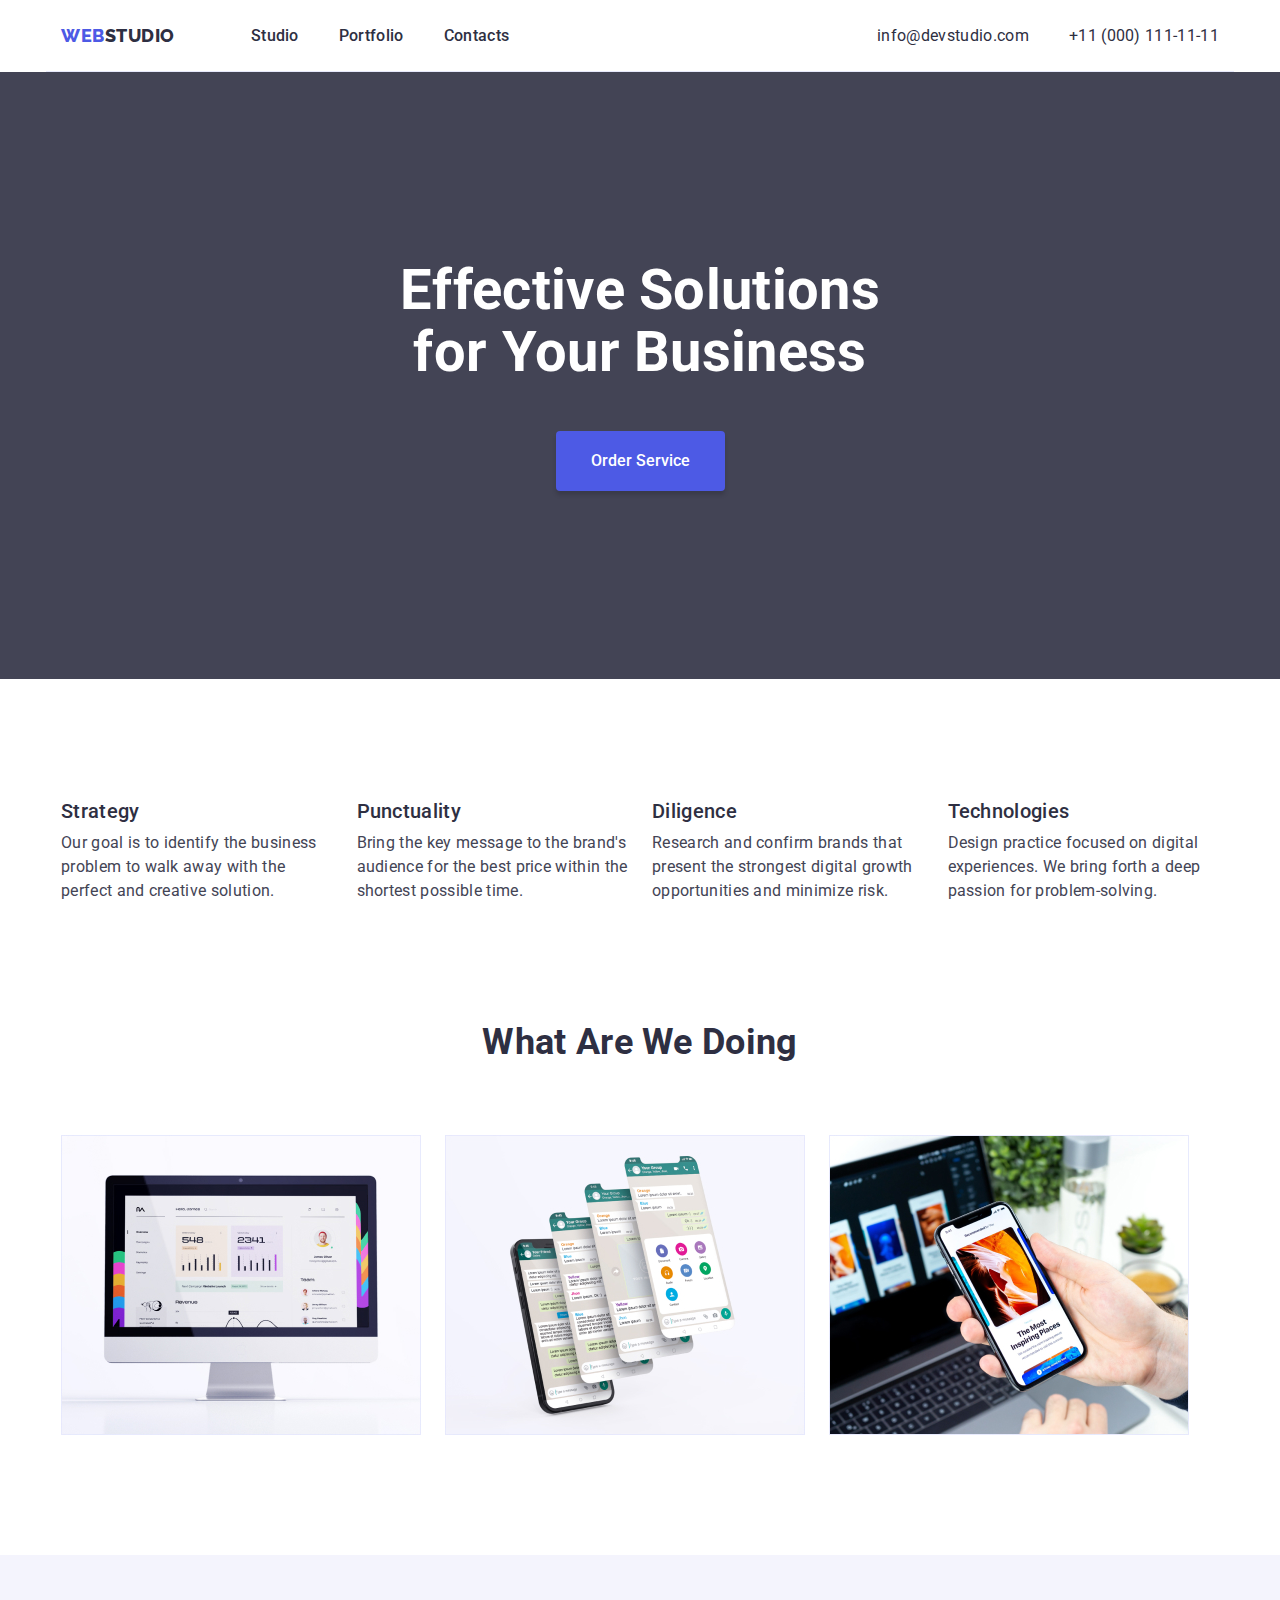
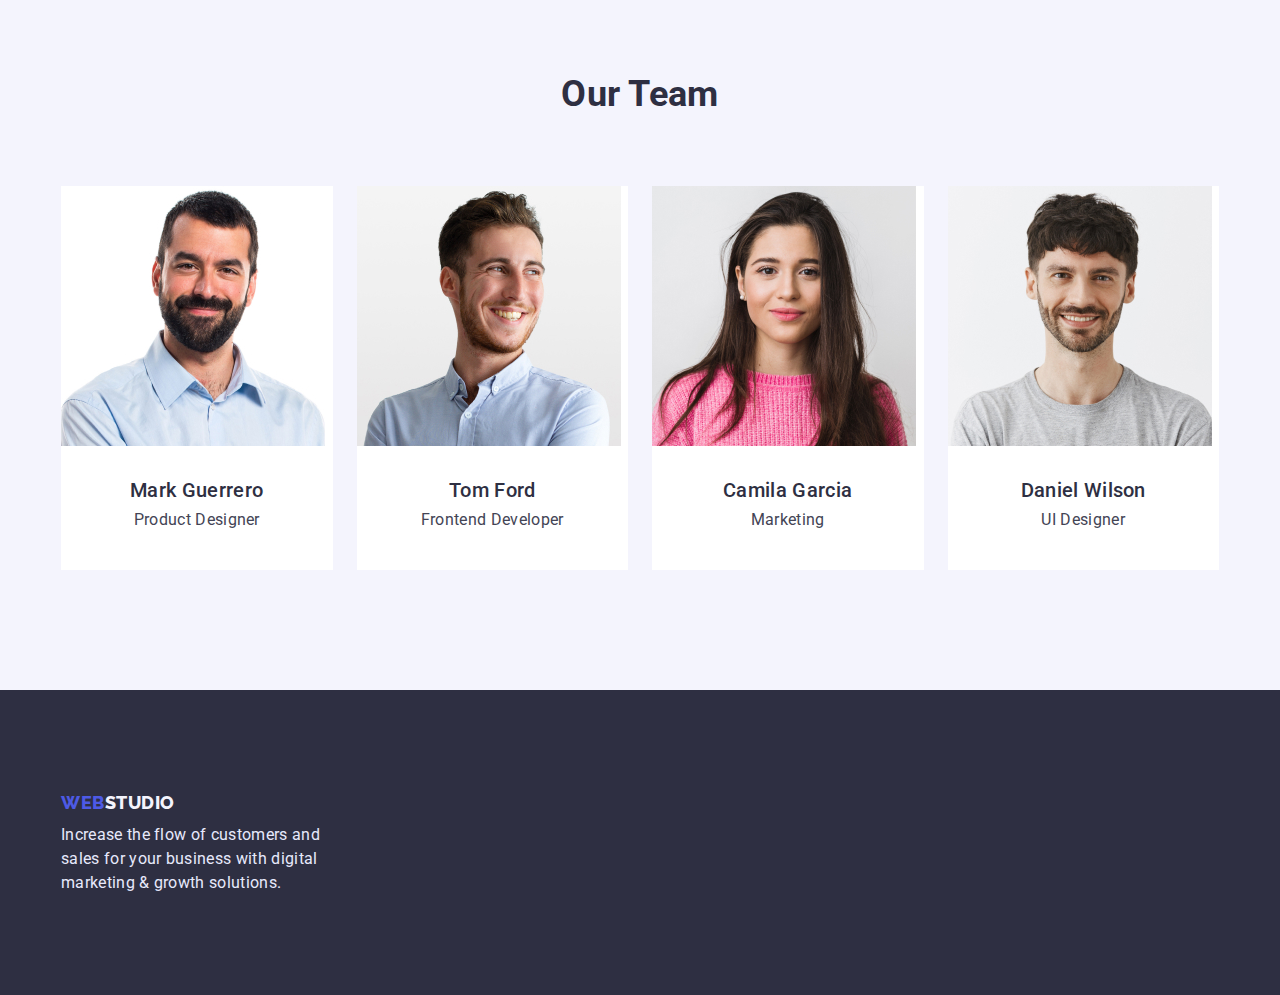
<file: index.html>
<!DOCTYPE html>
<html lang="en">
  <head>
    <meta charset="UTF-8">
    <meta http-equiv="X-UA-Compatible" content="IE=edge">
    <meta name="viewport" content="width=device-width, initial-scale=1.0">
    <title>WebStudio</title>

    <link href="https://fonts.googleapis.com/css2?family=Raleway:wght@800&family=Roboto:wght@400;500;700;900&display=swap" rel="stylesheet">
    <link rel="stylesheet" href="https://cdnjs.cloudflare.com/ajax/libs/modern-normalize/1.1.0/modern-normalize.min.css" 
    integrity="sha512-wpPYUAdjBVSE4KJnH1VR1HeZfpl1ub8YT/NKx4PuQ5NmX2tKuGu6U/JRp5y+Y8XG2tV+wKQpNHVUX03MfMFn9Q==" 
    crossorigin="anonymous" referrerpolicy="no-referrer">

    <link rel="stylesheet" href="./css/style.css">
  </head>

  <body>

    <!--Top Line-->
    <header class="page-header">

      <div class="container flex-container header-line">

        <nav class="site-nav">

          <!-- Menu Nav -->
          <a href="./index.html" class="logo site-img">
              WEB<span class="logo-item">STUDIO</span>
          </a>

          <ul class="site-nav-item list">
            <li class="site-nav-items">
              <a href="./index.html" class="site-nav-link">Studio</a>
            </li>
            <li class="site-nav-items">
              <a href="./portfolio.html" class="site-nav-link">Portfolio</a>
            </li>
            <li class="site-nav-items">
              <a href="" class="site-nav-link">Contacts</a>
            </li>
          </ul>

        </nav>

        <address class="address-container">

            <ul class="site-adress list">
                <li class="item">
                  <a href="mailto:info@devstudio.com" class="adress-items"> info@devstudio.com</a>
                </li>
                <li class="item">
                  <a href="tel:+110001111111" class="adress-items">+11 (000) 111-11-11</a>
                </li>
            </ul>

        </address>

      </div>

    </header>

    <main>
      <!--hero image-->
      <section class="hero">
        <div class="container">
          <h1 class="hero-caption">Effective Solutions <br>for Your Business</h1>
          <button type="button" class="hero-btn btn-padding">Order Service</button>
        </div>
      </section>

      <!--Feature-->
      <section class="feature section">

        <div class="container">

          <h2 class="visually-hidden">Feature</h2>
          <ul class="feature-item list">
            <li class="feature-items">
              <h3 class="feature-captions">Strategy</h3>
              <p class="feature-title">Our goal is to identify the business problem to walk away with the
                perfect and creative solution.
              </p>
            </li>
            <li class="feature-items">
              <h3 class="feature-captions">Punctuality</h3>
              <p class="feature-title">
                Bring the key message to the brand's audience for the best price
                within the shortest possible time.
              </p>
            </li>
            <li class="feature-items">
              <h3 class="feature-captions">Diligence</h3>
              <p class="feature-title">
                Research and confirm brands that present the strongest digital
                growth opportunities and minimize risk.
              </p>
            </li>
            <li class="feature-items">
              <h3 class="feature-captions">Technologies</h3>
              <p class="feature-title">
                Design practice focused on digital experiences. We bring forth a
                deep passion for problem-solving.
              </p>
            </li>
          </ul>

        </div>
        
      </section>

      <!--What are we doing-->
      <section class="work section">
        <div class="container">
          <h2 class="general-title">What are we doing</h2>
          <ul class="work-item list">
            <li class="work-items">
              <img src="./images/img1.jpg" alt="Personal computer"  width="360" class="site-img">
            </li>
            <li class="work-items">
              <img src="./images/img2.jpg"  alt="Rectangle 71" width="360" class="site-img">
            </li>
            <li class="work-items">
              <img src="./images/img3.jpg" alt="Rectangle 71" width="360" class="site-img">
            </li>
          </ul>
        </div>
      </section>

      <!--Our Team-->
      <section class="team section">

        <div class="container">

          <h2 class="general-title">Our Team</h2>
          <ul class="team-item list">
            <li class="team-items">
              <img src="./images/MarkGuerrero.jpg" alt="Mark Guerrero" width="264" class="site-img team-foto">
              <div class="team-desc">
                <h3 class="team-title">Mark Guerrero</h3>
                <p class="team-prof">Product Designer</p>
              </div>
            </li>
            <li class="team-items">
              <img src="./images/TomFord.jpg" alt="Tom Ford" width="264" class="site-img team-foto">
              <div class="team-desc">
                <h3 class="team-title">Tom Ford</h3>
                <p class="team-prof">Frontend Developer</p>
              </div>             
            </li>
            <li class="team-items">
              <img src="./images/CamilaGarcia.jpg" alt="Camila Garcia" width="264" class="site-img team-foto">
              <div class="team-desc">
                <h3 class="team-title">Camila Garcia</h3>
                <p class="team-prof">Marketing</p>
              </div>
            </li>
            <li class="team-items">
              <img src="./images/DanielWilson.jpg" alt="Daniel Wilson" width="264" class="site-img team-foto">
              <div class="team-desc">
                <h3 class="team-title">Daniel Wilson</h3>
                <p class="team-prof">UI Designer</p>
              </div>
            </li>
          </ul>

        </div>

      </section>
    </main>

    <!--Footer-->
    <footer class="footer">

      <div class="container">
        <div class="footer-container">
          <a href="./index.html" class="logo footer-logo">
              WEB<span class="logo-item2">STUDIO</span>
          </a>
          <p class="footer-desc"> Increase the flow of customers and sales for your business with digital marketing & growth solutions.</p>
        </div>
      </div>

    </footer>
    
  </body>
</html>
</file>
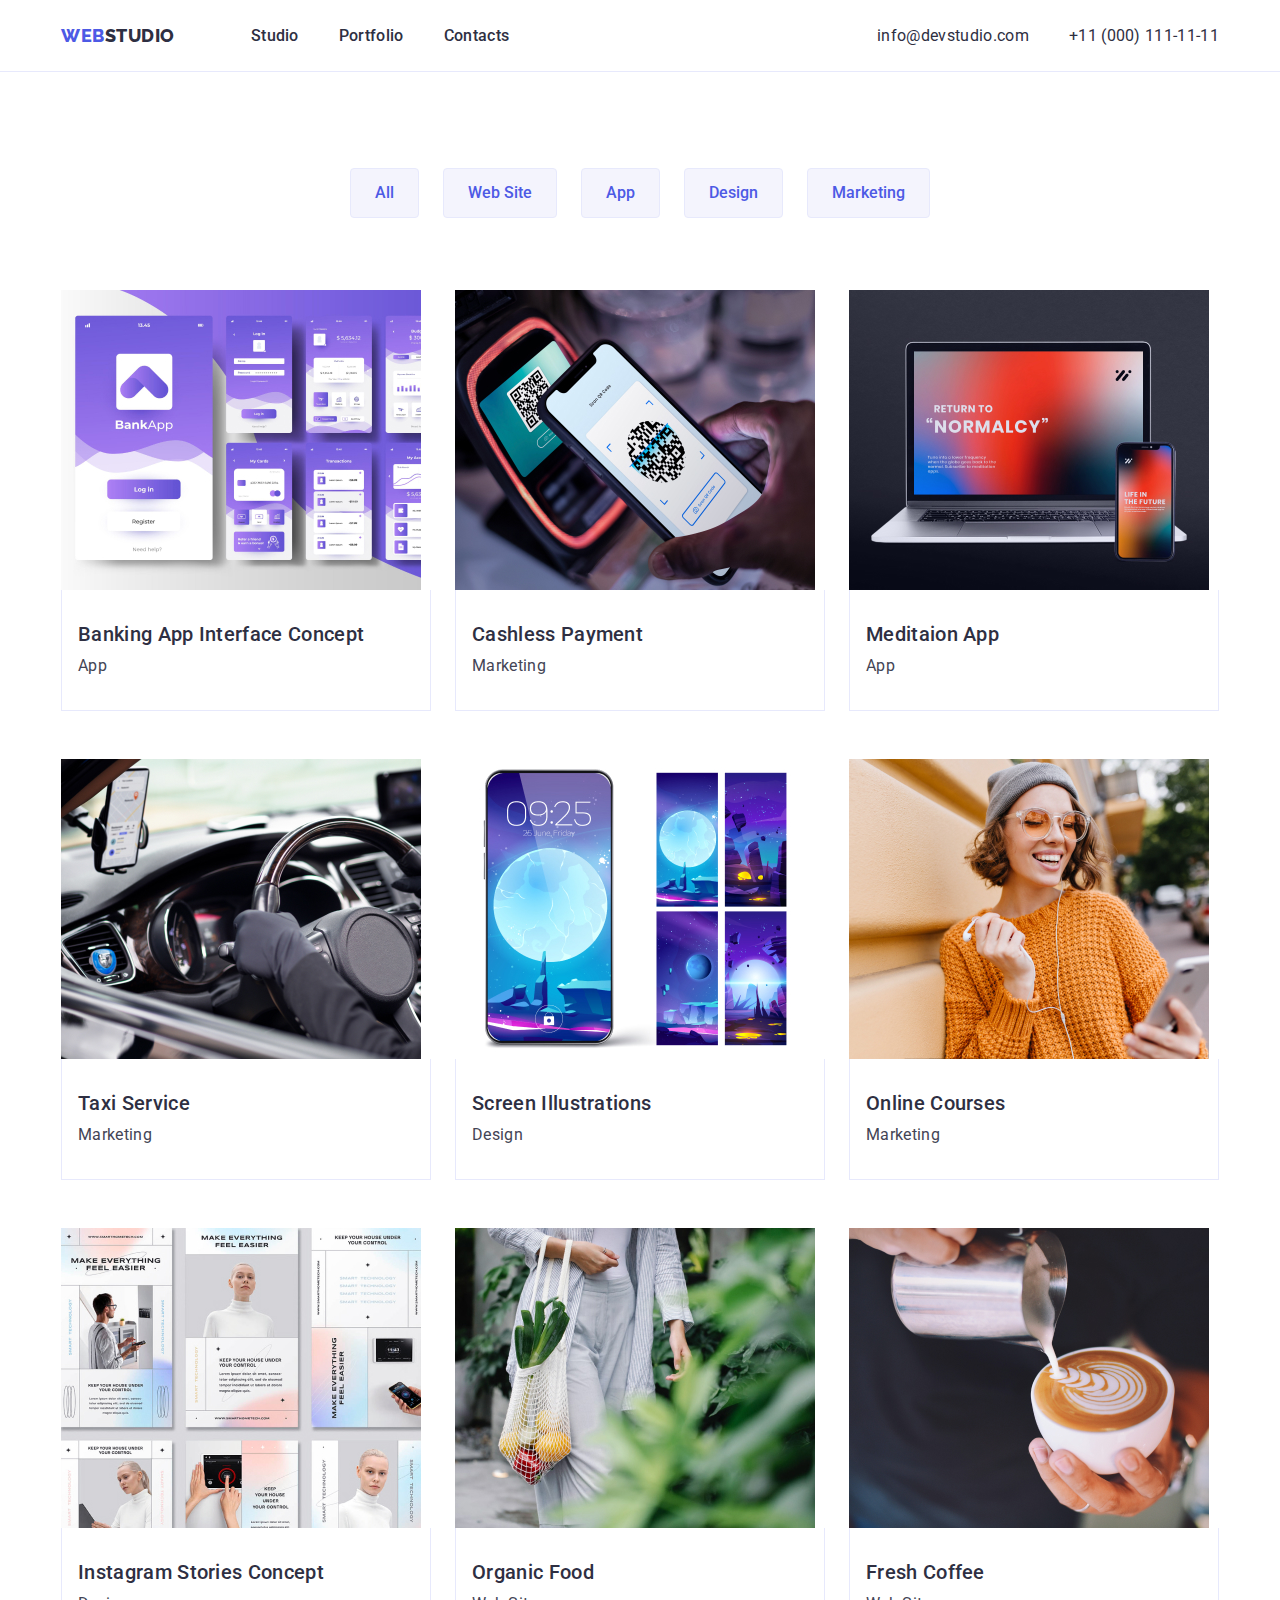
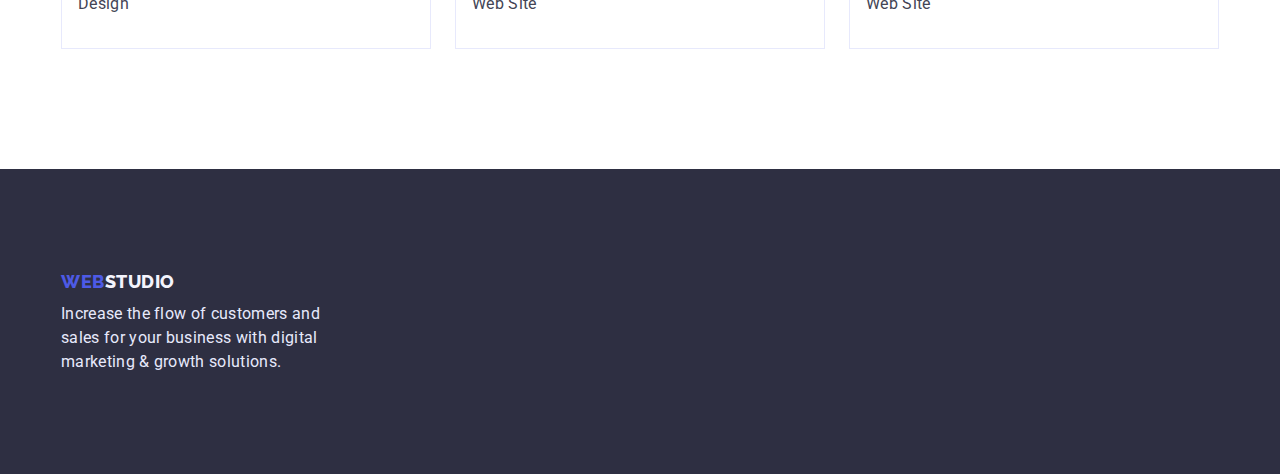
<file: portfolio.html>
<!DOCTYPE html>
<html lang="en">
<head>
    <meta charset="UTF-8">
    <meta http-equiv="X-UA-Compatible" content="IE=edge">
    <meta name="viewport" content="width=device-width, initial-scale=1.0">
    <title>WebStudio</title>

    <link href="https://fonts.googleapis.com/css2?family=Raleway:wght@800&family=Roboto:wght@400;500;700;900&display=swap" rel="stylesheet">
    <link rel="stylesheet" href="https://cdnjs.cloudflare.com/ajax/libs/modern-normalize/1.1.0/modern-normalize.min.css" 
    integrity="sha512-wpPYUAdjBVSE4KJnH1VR1HeZfpl1ub8YT/NKx4PuQ5NmX2tKuGu6U/JRp5y+Y8XG2tV+wKQpNHVUX03MfMFn9Q==" 
    crossorigin="anonymous" referrerpolicy="no-referrer">

    <link rel="stylesheet" href="./css/style.css">
  </head>

  <body>

    <!--Top Line-->
    <header class="page-header header-line">

      <div class="container flex-container">

        <nav class="site-nav">

          <!-- Menu Nav -->
          <a href="./index.html" class="logo">
              WEB<span class="logo-item">STUDIO</span>
          </a>

          <ul class="site-nav-item list">
            <li class="site-nav-items">
              <a href="./index.html" class="site-nav-link">Studio</a>
            </li>
            <li class="site-nav-items">
              <a href="./portfolio.html" class="site-nav-link">Portfolio</a>
            </li>
            <li class="site-nav-items">
              <a href="" class="site-nav-link">Contacts</a>
            </li>
          </ul>

        </nav>

        <address class="address-container">

            <ul class="site-adress list">
                <li class="item">
                  <a href="mailto:info@devstudio.com" class="adress-items"> info@devstudio.com</a>
                </li>
                <li class="item">
                  <a href="tel:+110001111111" class="adress-items">+11 (000) 111-11-11</a>
                </li>
            </ul>

        </address>

      </div>

    </header>

    <main>
        <section class="section  portfolio">
          <div class="container">
            <h1 class="visually-hidden">Works</h1>
            <ul class="btn list">
                <li class="btn-list">
                  <button type="button" class="btn-item">All</button>
                </li>
                <li class="btn-list">
                  <button type="button" class="btn-item">Web Site</button>
                </li>
                <li class="btn-list">
                  <button type="button" class="btn-item">App</button>
                </li>
                <li class="btn-list">
                  <button type="button" class="btn-item">Design</button>
                </li>
                <li class="btn-list">
                  <button type="button" class="btn-item">Marketing</button>
                </li>
            </ul>

            <ul class="work-primery list">
                <li class="work-item-list">
                    <img src="./images/banking-app.jpg" alt="banking app" width="360" class="site-img">
                    <div class="work-cont-desc">
                      <h2 class="work-title">Banking App Interface Concept</h2>
                      <p class="work-desc">App</p>
                    </div>
                </li>
                <li class="work-item-list">
                    <img src="./images/card-content.jpg" alt="Cashless Payment" width="360" class="site-img">
                    <div class="work-cont-desc">
                      <h2 class="work-title">Cashless Payment</h2>
                      <p class="work-desc">Marketing</p>
                    </div>
                </li>
                <li class="work-item-list">
                    <img src="./images/meditaion-app.jpg" alt="Meditaion App" width="360" class="site-img">
                    <div class="work-cont-desc">
                      <h2 class="work-title">Meditaion App</h2>
                      <p class="work-desc">App</p>
                    </div>
                </li>
                <li class="work-item-list">
                    <img src="./images/taxi-service.jpg" alt="Taxi Service" width="360" class="site-img">
                    <div class="work-cont-desc">
                      <h2 class="work-title">Taxi Service</h2>
                      <p class="work-desc">Marketing</p>
                    </div>
                </li>
                <li class="work-item-list">
                    <img src="./images/screen-illustrations.jpg" alt="Screen Illustrations" width="360" class="site-img">
                    <div class="work-cont-desc">
                      <h2 class="work-title">Screen Illustrations</h2>
                      <p class="work-desc">Design</p>
                    </div>
                </li>
                <li class="work-item-list">
                    <img src="./images/online-courses.jpg" alt="Online Courses" width="360" class="site-img">
                    <div class="work-cont-desc">
                      <h2 class="work-title">Online Courses</h2>
                      <p class="work-desc">Marketing</p>
                    </div>
                </li>
                <li class="work-item-list">
                    <img src="./images/instagram-stories.jpg" alt="Instagram Stories Concept" width="360" class="site-img">
                    <div class="work-cont-desc">
                      <h2 class="work-title">Instagram Stories Concept</h2>
                      <p class="work-desc">Design</p>
                    </div>
                </li>
                <li class="work-item-list">
                    <img src="./images/organic-food.jpg" alt="Organic Food" width="360" class="site-img">
                    <div class="work-cont-desc">
                      <h2 class="work-title">Organic Food</h2>
                      <p class="work-desc">Web Site</p>
                    </div>
                </li>
                <li class="work-item-list">
                    <img src="./images/fresh-coffee.jpg" alt="Fresh Coffee" width="360" class="site-img">
                    <div class="work-cont-desc">
                      <h2 class="work-title">Fresh Coffee</h2>
                      <p class="work-desc">Web Site</p>
                    </div>
                </li>
            </ul>
          </div>
        </section>
    </main>

    <!--Footer-->
    <footer class="footer">

      <div class="container">
        <div class="footer-container">
          <a href="./index.html" class="logo footer-logo">
              WEB<span class="logo-item2">STUDIO</span>
          </a>
          <p class="footer-desc"> Increase the flow of customers and sales for your business with digital marketing & growth solutions.</p>
        </div>
      </div>

    </footer>
    
</body>
</html>
</file>
<file: css/style.css>
:root {
    --primery-text-color: #434455;
    --primery-background-color: #ffffff;
    --header-color-line: #E7E9FC;
    --title-text-color: #2E2F42;
    --link-color: #4D5AE5;
    --link-color-hover: #404BBF;
    --footer-desc-color: #E7E9FC;
    --btn-background-color: #F4F4FD;
}

h1, 
h2, 
h3, 
h4, 
h5, 
h6,
ul, 
p {
    margin: 0;
    padding: 0;
}

.list {
    list-style: none;
}

body {
    margin: 0;
    font-family: 'Roboto', sans-serif;
    color: var(--primery-text-color);
    background-color: var(--primery-background-color);
    letter-spacing: 0.02em;
}

.site-img {
    display: block;
}

/* Header */
.container {
    display: block;
    width: 1158px;

    padding-left: 15px;
    padding-right: 15px;
    margin-left: auto;
    margin-right: auto;
}

.header-line {
    border-bottom: 1px solid var(--header-color-line);
}

.flex-container {
    display: flex;
    align-items: center;
}

.site-nav{
    display: flex;
    align-items: center;
}

.site-nav-item{
    display: flex;
}

.site-nav-items{
    margin-right: 40px;
}

.site-nav-items:last-child {
    margin: 0;
}

/* logo */
.logo { 
    margin-right: 76px;

    text-decoration: none;
    font-weight: 800;
    font-size: 18px;
    line-height: 1.4;
    color: var(--link-color);
    font-family: 'Raleway';
    letter-spacing: 0.03em;
}

.logo-item {
    color: var(--title-text-color);
}

/*Link for other pages*/
.site-nav-link {
    display: inline-block;
    padding-top: 24px;
    padding-bottom: 23px;
    font-weight: 500;
    font-size: 16px;
    line-height: 1.5;
    color: var(--title-text-color);
    text-decoration: none;
}

.site-nav-link:hover,
.site-nav-link:focus {
    color: var(--link-color);
}

/* Adress */
.address-container{
    margin-left: auto;
}

.site-adress {
    display: flex;
}

.site-adress .item + .item{
    margin-left: 40px;
}

.adress-items {
    font-style: normal;
    font-size: 16px;
    line-height: 1.5;
    text-decoration: none;
    color: var(--title-text-color);
}

.adress-items:hover,
.adress-items:focus {
    color: var(--link-color);
}

/* Section style */
.section{
    padding-top: 120px;
    padding-bottom: 120px;
}

/* Hero sections */
.hero {
    background: var(--primery-text-color);
    text-align: center;
    padding: 188px 0;

}

.hero-caption {
    margin-bottom: 48px;
    font-weight: 700;
    font-size: 56px;
    line-height: 1.1;
    text-align: center;
    color: var(--primery-background-color);
}

.hero-btn {
    padding: 16px 32px;
    min-width: 169px;
    font-family: inherit;
    font-weight: 500;
    font-size: 16px;
    line-height: 1.5;
    background: var(--link-color);
    color: var(--primery-background-color);
    border-color: transparent;
    cursor: pointer;
    box-shadow: 0px 4px 4px rgba(0, 0, 0, 0.15);
    border-radius: 4px;
}

.hero-btn:hover,
.hero-btn:focus {
    background: var(--link-color-hover);
    box-shadow: 0px 4px 4px rgba(0, 0, 0, 0.15);
    border-radius: 4px;
}

/* Hpdden caption */
.visually-hidden {
    position: absolute;
    white-space: nowrap;
    width: 1px;
    height: 1px;
    overflow: hidden;
    border: 0;
    padding: 0;
    clip: rect(0 0 0 0);
    clip-path: inset(50%);
    margin: -1px;
}

/* Feature */
.feature-item {
    display: flex;
    flex-wrap: wrap;
}

.feature-items {
    flex-basis: calc((100% - 72px) / 4);
    margin-right: 24px;
}

.feature-items:last-child {
    margin: 0;
}

.feature-captions {
    margin-bottom: 8px;
    font-weight: 500;
    font-size: 20px;
    line-height: 1.2;
    color: var(--title-text-color);
}

.feature-title {
    font-size: 16px;
    line-height: 1.5;
}

/* What are we doing */
.work {
    padding-top: 0;
}

.general-title {
    margin-bottom: 72px;
    font-weight: 700;
    font-size: 36px;
    line-height: 1.1;
    text-align: center;
    text-transform: capitalize;
    color: var(--title-text-color);
}

.work-item {
    display: flex;
}

.work-items {
    margin-right: 24px;
}

.work-items:last-child {
    margin-right: 0;
}

/* Our Team */
.team {
    background-color: var(--btn-background-color);
}

.team-item {
    display: flex;
    flex-wrap: wrap;
}

.team-items {
    flex-basis: calc((100% - 72px) / 4);
    margin-right: 24px;
    background-color: var(--primery-background-color);
}

.team-items:last-child {
    margin-right: 0;
}

.team-desc{
    padding: 32px 16px;
}

.team-title {
    margin-bottom: 8px;
    font-weight: 500;
    font-size: 20px;
    line-height: 1.2;
    text-align: center;
    color: var(--title-text-color);
}

.team-prof {
    margin-bottom: 8px;
    font-size: 16px;
    line-height: 1.2;
    text-align: center;
}

/* Works */
.section.portfolio {
    padding-top: 96px;
}

.btn{
    display: flex;
    justify-content: center;
    margin-bottom: 72px;
}

.btn-list {
    margin-right: 24px;
}

.btn-list:last-child{
    margin-right: 0;
}

.btn-item {
    padding: 12px 24px;
    justify-content: center;
    align-items: center;
    background: var(--btn-background-color);
    border: 1px solid var(--footer-desc-color);
    border-radius: 4px;
    box-sizing: border-box;
    font-weight: 500;
    font-size: 16px;
    line-height: 1.5;
    color: var(--link-color);
    font-family: 'Roboto';
    cursor: pointer;
}

.btn-item:hover,
.btn-item:focus {
    cursor: pointer;
    background: var(--link-color);
    color: var(--primery-background-color);
}

.work-primery {
    display: flex;
    flex-wrap: wrap;
    gap: 48px 24px;
}

.work-item-list {
    flex-basis: calc((100% - 48px) / 3);
}

.work-cont-desc {
    padding: 32px 16px;
    border-right: 1px solid var(--header-color-line);
    border-left: 1px solid var(--header-color-line);
    border-bottom: 1px solid var(--header-color-line);
}

.work-title {
    margin-bottom: 8px;
    font-weight: 500;
    font-size: 20px;
    line-height: 1.2;
    color: var(--title-text-color);
}

.work-desc {
    font-size: 16px;
    line-height: 1.5;
}

/* Footer */
.footer {
    padding-top: 100px;
    padding-bottom: 100px;
    background-color: var(--title-text-color);
}

.footer-container{
    max-width: 264px;
}

.footer-logo {
    display: inline-block;
    margin-bottom: 8px;
    margin-right: 0;
}

.logo-item2 {
    color: var(--btn-background-color);
}

.footer-desc {
    font-size: 16px;
    line-height: 1.5;
    color: var(--footer-desc-color);
}
</file>
